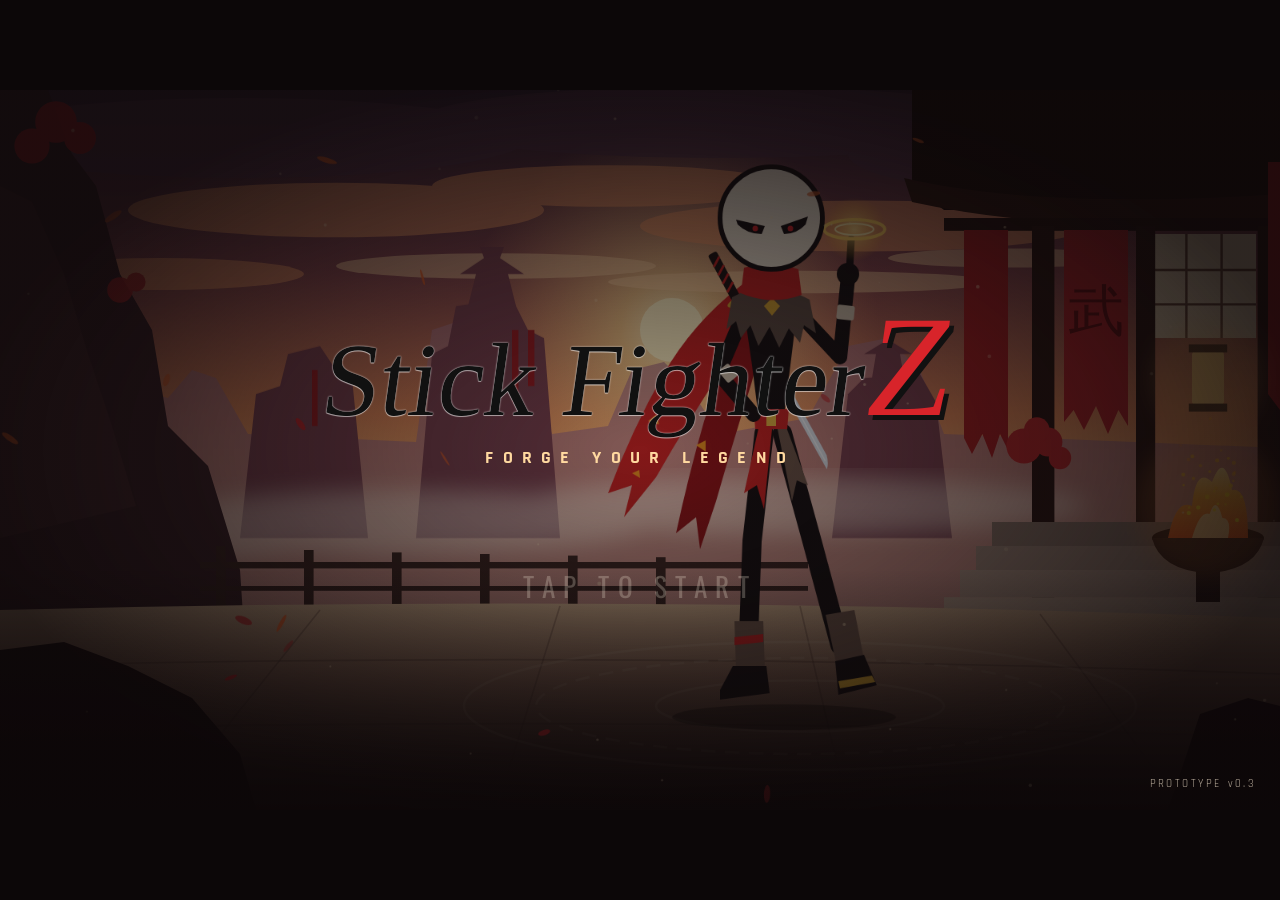
<file: index.html>
<!doctype html>
<html lang="en">
<head>
  <meta charset="utf-8" />
  <meta name="viewport" content="width=device-width, initial-scale=1, maximum-scale=1, user-scalable=no, viewport-fit=cover" />
  <meta name="theme-color" content="#1a1012" />
  <title>Stick Fighter Z</title>
  <link rel="preconnect" href="https://fonts.googleapis.com" />
  <link rel="preconnect" href="https://fonts.gstatic.com" crossorigin />
  <link href="https://fonts.googleapis.com/css2?family=Oswald:wght@500;700&family=Rajdhani:wght@500;600;700&family=Permanent+Marker&display=swap" rel="stylesheet" media="print" onload="this.media='all'" />
  <link rel="stylesheet" href="css/style.css" />
  <script>try { if (sessionStorage.getItem("sfz-session")) document.documentElement.classList.add("returning"); } catch {}</script>
</head>
<body>
  <div id="stage">

    <!-- ============ BACKGROUND SCENE ============ -->
    <svg class="scene" viewBox="0 0 1600 900" preserveAspectRatio="xMidYMid slice" aria-hidden="true">
      <defs>
        <linearGradient id="sky" x1="0" y1="0" x2="0" y2="1">
          <stop offset="0" stop-color="#3b2840" />
          <stop offset="0.25" stop-color="#8a4a52" />
          <stop offset="0.45" stop-color="#e48a5a" />
          <stop offset="0.6" stop-color="#ffc77e" />
          <stop offset="1" stop-color="#ffe2a8" />
        </linearGradient>
        <radialGradient id="sunGlow">
          <stop offset="0" stop-color="#fff3c8" stop-opacity="1" />
          <stop offset="0.25" stop-color="#ffd890" stop-opacity="0.8" />
          <stop offset="1" stop-color="#ffb070" stop-opacity="0" />
        </radialGradient>
        <linearGradient id="floor" x1="0" y1="0" x2="0" y2="1">
          <stop offset="0" stop-color="#e2c09a" />
          <stop offset="0.35" stop-color="#b08870" />
          <stop offset="1" stop-color="#3e2a26" />
        </linearGradient>
        <linearGradient id="vignetteBottom" x1="0" y1="0" x2="0" y2="1">
          <stop offset="0" stop-color="#0c0708" stop-opacity="0" />
          <stop offset="1" stop-color="#0c0708" stop-opacity="0.85" />
        </linearGradient>
        <linearGradient id="fireGrad" x1="0" y1="1" x2="0" y2="0">
          <stop offset="0" stop-color="#ff5a1a" />
          <stop offset="0.6" stop-color="#ffb030" />
          <stop offset="1" stop-color="#fff0a0" />
        </linearGradient>
        <filter id="blur14"><feGaussianBlur stdDeviation="14" /></filter>
      </defs>

      <rect width="1600" height="900" fill="url(#sky)" />

      <!-- Sun + clouds (farthest) -->
      <g data-depth="0.15">
        <circle cx="840" cy="300" r="260" fill="url(#sunGlow)" />
        <circle cx="840" cy="300" r="40" fill="#fff1c4" />
        <g class="clouds">
          <g fill="#5a3a52" opacity="0.75">
            <ellipse cx="300" cy="60" rx="360" ry="50" />
            <ellipse cx="900" cy="40" rx="380" ry="45" />
            <ellipse cx="1400" cy="80" rx="340" ry="55" />
          </g>
          <g fill="#f29a6a" opacity="0.7">
            <ellipse cx="420" cy="150" rx="260" ry="34" />
            <ellipse cx="760" cy="120" rx="220" ry="26" />
            <ellipse cx="1080" cy="170" rx="280" ry="32" />
            <ellipse cx="200" cy="230" rx="180" ry="20" />
          </g>
          <g fill="#ffd2a0" opacity="0.6">
            <ellipse cx="620" cy="220" rx="200" ry="16" />
            <ellipse cx="1000" cy="240" rx="240" ry="14" />
            <ellipse cx="1260" cy="210" rx="150" ry="12" />
          </g>
        </g>
      </g>

      <!-- Far mesas -->
      <g data-depth="0.3">
        <path fill="#b07884" opacity="0.75"
          d="M-60 470 L-60 340 L40 330 L60 350 L90 310 L120 320 L150 370 L210 385 L240 350 L270 360 L310 430
             L520 440 L540 300 L570 290 L590 310 L620 300 L650 330 L690 430 L760 420 L790 350 L830 340
             L860 370 L900 430 L1010 410 L1060 320 L1110 310 L1150 350 L1180 430 L1660 450 L1660 900 L-60 900 Z" />
      </g>

      <!-- Mid mesas + pagodas + mist -->
      <g data-depth="0.5">
        <g fill="#7a4250">
          <path d="M300 560 L320 380 L350 370 L360 330 L400 320 L420 350 L440 360 L460 560 Z" />
          <path d="M520 560 L540 330 L560 320 L570 270 L640 260 L660 300 L680 310 L700 560 Z" />
          <path d="M1040 560 L1060 380 L1080 360 L1150 355 L1170 390 L1190 560 Z" />
          <path d="M585 270 L595 230 L575 230 L605 210 L600 196 L630 196 L625 210 L655 230 L635 230 L645 270 Z" />
          <path d="M1090 360 L1095 330 L1080 330 L1110 312 L1140 330 L1125 330 L1130 360 Z" />
          <rect x="640" y="300" width="8" height="90" fill="#9b1c22" />
          <rect x="660" y="300" width="8" height="70" fill="#9b1c22" />
          <rect x="390" y="350" width="7" height="70" fill="#9b1c22" />
        </g>
        <g fill="#fff4e4" opacity="0.45" filter="url(#blur14)">
          <ellipse cx="500" cy="540" rx="320" ry="40" />
          <ellipse cx="1000" cy="520" rx="360" ry="36" />
          <ellipse cx="200" cy="560" rx="200" ry="30" />
        </g>
      </g>

      <!-- Left near cliffs -->
      <path fill="#3a2228" d="M0 0 L60 0 L90 80 L120 120 L150 230 L190 300 L210 420 L260 470 L300 600 L320 900 L0 900 Z" />
      <path fill="#4e2e32" d="M0 120 L40 140 L80 230 L110 330 L140 420 L170 520 L0 560 Z" opacity="0.7" />
      <g fill="#b0262a" opacity="0.9">
        <circle cx="70" cy="40" r="26" /><circle cx="100" cy="60" r="20" /><circle cx="40" cy="70" r="22" />
        <circle cx="150" cy="250" r="16" /><circle cx="170" cy="240" r="12" />
      </g>

      <!-- Railing -->
      <g fill="#3a2622">
        <rect x="250" y="590" width="760" height="8" />
        <rect x="250" y="620" width="760" height="6" />
        <rect x="270" y="570" width="12" height="80" />
        <rect x="380" y="575" width="12" height="75" />
        <rect x="490" y="578" width="12" height="72" />
        <rect x="600" y="580" width="12" height="70" />
        <rect x="710" y="582" width="12" height="68" />
        <rect x="820" y="584" width="12" height="66" />
        <rect x="930" y="586" width="12" height="64" />
      </g>

      <!-- Temple -->
      <g class="temple">
        <path fill="#1c0f0c" d="M1140 0 L1600 0 L1600 150 L1180 150 L1140 120 Z" />
        <path fill="#2e1812" d="M1130 110 Q1300 150 1600 130 L1600 165 Q1320 180 1140 140 Z" />
        <rect x="1180" y="160" width="420" height="16" fill="#241310" />
        <rect x="1440" y="180" width="130" height="130" fill="#e8d6b4" />
        <g stroke="#6a4a3a" stroke-width="3">
          <line x1="1483" y1="180" x2="1483" y2="310" /><line x1="1527" y1="180" x2="1527" y2="310" />
          <line x1="1440" y1="225" x2="1570" y2="225" /><line x1="1440" y1="268" x2="1570" y2="268" />
        </g>
        <g fill="#2a1612">
          <rect x="1290" y="170" width="28" height="470" />
          <rect x="1420" y="170" width="24" height="420" />
          <rect x="1572" y="170" width="28" height="470" />
        </g>
        <g class="banner">
          <path fill="#a81e22" d="M1205 175 L1260 175 L1260 450 L1250 430 L1240 460 L1228 430 L1215 455 L1205 435 Z" />
        </g>
        <g class="banner banner-2">
          <path fill="#b8242a" d="M1330 175 L1410 175 L1410 420 L1398 400 L1385 430 L1370 395 L1355 425 L1342 400 L1330 415 Z" />
          <text x="1370" y="300" font-family="serif" font-size="70" text-anchor="middle" fill="#5a0c10" opacity="0.85">武</text>
        </g>
        <path fill="#a81e22" d="M1585 90 L1600 90 L1600 400 L1585 380 Z" />
        <g class="lantern">
          <rect x="1490" y="325" width="40" height="70" rx="6" fill="#ffcf7a" />
          <rect x="1486" y="318" width="48" height="10" fill="#2a1612" />
          <rect x="1486" y="392" width="48" height="10" fill="#2a1612" />
          <circle cx="1510" cy="360" r="70" fill="#ffc060" opacity="0.25" filter="url(#blur14)" />
        </g>
        <path d="M1300 520 Q1310 480 1290 450" stroke="#2a1612" stroke-width="6" fill="none" />
        <g fill="#c0282c">
          <circle cx="1280" cy="445" r="22" /><circle cx="1310" cy="440" r="18" />
          <circle cx="1296" cy="425" r="16" /><circle cx="1325" cy="460" r="14" />
        </g>
        <rect x="1240" y="540" width="360" height="30" fill="#8a766a" />
        <rect x="1220" y="570" width="380" height="30" fill="#a08a7c" />
        <rect x="1200" y="600" width="400" height="34" fill="#b49c8c" />
        <rect x="1180" y="634" width="420" height="30" fill="#c4ac98" />
        <g class="brazier">
          <ellipse cx="1510" cy="560" rx="70" ry="16" fill="#1a0e0c" />
          <path d="M1440 560 Q1450 600 1510 604 Q1570 600 1580 560 Z" fill="#2a1a16" />
          <rect x="1495" y="600" width="30" height="40" fill="#2a1a16" />
          <g class="flame">
            <path fill="url(#fireGrad)" d="M1460 560 Q1470 510 1490 520 Q1495 470 1515 490 Q1530 450 1540 500 Q1560 495 1560 560 Z" />
            <path fill="#fff4b0" opacity="0.8" d="M1490 560 Q1500 525 1512 530 Q1520 505 1528 535 Q1540 535 1535 560 Z" />
          </g>
          <circle class="fire-glow" cx="1510" cy="520" r="90" fill="#ff9a40" opacity="0.25" filter="url(#blur14)" />
        </g>
      </g>

      <!-- Floor -->
      <path fill="url(#floor)" d="M0 650 Q800 630 1600 660 L1600 900 L0 900 Z" />
      <g stroke="#5a4038" stroke-opacity="0.35" stroke-width="2" fill="none">
        <path d="M0 720 Q800 700 1600 730" />
        <path d="M0 800 Q800 780 1600 810" />
        <line x1="400" y1="650" x2="200" y2="900" />
        <line x1="700" y1="645" x2="620" y2="900" />
        <line x1="1000" y1="645" x2="1060" y2="900" />
        <line x1="1300" y1="655" x2="1480" y2="900" />
      </g>
      <g class="sigil" stroke="#f6e2c0" fill="none" stroke-width="3">
        <ellipse cx="1000" cy="770" rx="420" ry="80" />
        <ellipse cx="1000" cy="770" rx="330" ry="60" stroke-dasharray="18 12" />
        <ellipse cx="1000" cy="770" rx="180" ry="32" />
      </g>

      <path fill="#1e1214" d="M0 700 L80 690 L160 720 L240 760 L300 830 L320 900 L0 900 Z" />
      <path fill="#1e1214" d="M1500 780 L1560 760 L1600 770 L1600 900 L1460 900 Z" />
      <rect y="600" width="1600" height="300" fill="url(#vignetteBottom)" />
    </svg>

    <!-- ============ HERO FIGHTER ============ -->
    <div class="hero-wrap" id="heroWrap" data-depth="-0.4"></div>

    <!-- Particles: leaves, embers, dust, sparks -->
    <canvas id="fx" width="1600" height="900" aria-hidden="true"></canvas>

    <!-- ============ MENU UI ============ -->
    <div class="profile brush-dark ui" data-enter="top" style="--d:.05s">
      <div class="avatar" id="profileAvatar"></div>
      <div class="profile-info">
        <div class="level">LV. <b>8</b></div>
        <div class="xp"><span id="xpBar"></span></div>
        <div class="label">FIGHTER MASTERY · <span id="xpText">0</span> / 1000 XP</div>
      </div>
    </div>

    <h1 class="logo ui" data-enter="top"><span>Stick Fighter</span><em>Z</em></h1>

    <div class="topbar ui" data-enter="top" style="--d:.1s">
      <div class="currency">
        <svg class="coin" viewBox="0 0 40 40"><circle cx="20" cy="20" r="18" fill="#c8901e" /><circle cx="20" cy="20" r="14" fill="#f2c040" /><circle cx="20" cy="20" r="9" fill="none" stroke="#a87010" stroke-width="3" /><path d="M14 12 Q20 8 26 12" stroke="#fff3c0" stroke-width="2" fill="none" /></svg>
        <span class="amount" id="coins">0</span>
      </div>
      <div class="divider"></div>
      <div class="currency">
        <svg class="gem" viewBox="0 0 40 40"><path d="M20 2 L34 16 L20 38 L6 16 Z" fill="#2a7fe0" /><path d="M20 2 L28 16 L20 38 Z" fill="#7cc8ff" /><path d="M6 16 L34 16 L20 2 Z" fill="#a8e0ff" opacity="0.6" /></svg>
        <span class="amount" id="gems">0</span>
      </div>
      <button class="settings" id="settingsBtn" aria-label="Settings">
        <svg viewBox="0 0 24 24"><path fill="currentColor" d="M19.4 13a7.5 7.5 0 0 0 0-2l2.1-1.6-2-3.5-2.5 1a7.4 7.4 0 0 0-1.7-1L15 3h-4l-.3 2.9a7.4 7.4 0 0 0-1.7 1l-2.5-1-2 3.5L6.6 11a7.5 7.5 0 0 0 0 2l-2.1 1.6 2 3.5 2.5-1c.5.4 1.1.7 1.7 1L11 21h4l.3-2.9c.6-.3 1.2-.6 1.7-1l2.5 1 2-3.5zM13 15.5A3.5 3.5 0 1 1 13 8.5a3.5 3.5 0 0 1 0 7z" transform="translate(-1 0)" /></svg>
      </button>
    </div>

    <!-- Mode card -->
    <section class="card ui" data-enter="left" style="--d:.15s">
      <div class="card-inner" id="cardInner">
        <div class="eyebrow" id="cardEyebrow"></div>
        <h2 id="cardTitle"></h2>
        <div class="subtitle" id="cardSubtitle"></div>
        <div class="card-art" id="cardArt">
          <svg viewBox="0 0 480 170" preserveAspectRatio="xMidYMid slice">
            <defs>
              <linearGradient id="miniSky" x1="0" y1="0" x2="0" y2="1">
                <stop offset="0" stop-color="#6a3a4a" /><stop offset="0.5" stop-color="#e88a5a" /><stop offset="1" stop-color="#ffd9a0" />
              </linearGradient>
            </defs>
            <rect width="480" height="170" fill="url(#miniSky)" />
            <circle cx="330" cy="70" r="16" fill="#fff0c0" />
            <path fill="#9a6070" d="M0 120 L0 70 L30 60 L60 90 L120 95 L140 60 L170 55 L190 80 L260 100 L300 60 L340 70 L380 100 L480 90 L480 170 L0 170 Z" />
            <path fill="#5a2a34" d="M0 170 L0 50 L40 40 L60 20 L90 30 L110 70 L160 80 L180 120 L240 140 L480 150 L480 170 Z" />
            <path fill="#6a3238" d="M180 140 L190 50 L210 40 L215 20 L240 15 L250 40 L270 50 L275 140 Z" />
            <rect x="210" y="45" width="5" height="40" fill="#b0262a" /><rect x="225" y="45" width="5" height="34" fill="#b0262a" />
            <rect x="140" y="80" width="5" height="45" fill="#b0262a" /><rect x="155" y="78" width="5" height="40" fill="#b0262a" />
            <rect x="370" y="60" width="40" height="80" fill="#4a2228" /><path d="M362 62 L390 40 L418 62 Z" fill="#3a1a20" />
            <ellipse cx="300" cy="150" rx="200" ry="18" fill="#fff4e4" opacity="0.5" />
            <g fill="#2a1418"><rect x="60" y="130" width="250" height="5" /><rect x="70" y="120" width="5" height="25" /><rect x="130" y="122" width="5" height="25" /><rect x="190" y="124" width="5" height="25" /><rect x="250" y="126" width="5" height="25" /></g>
          </svg>
          <div class="art-shine"></div>
        </div>
        <div class="stars-row">
          <div class="stars" id="stars"></div>
          <div class="stars-label" id="starsLabel"></div>
          <div class="reward">
            <svg viewBox="0 0 40 40"><circle cx="20" cy="20" r="18" fill="#c8901e" /><circle cx="20" cy="20" r="13" fill="#f2c040" /></svg>
            <span id="reward"></span>
          </div>
        </div>
        <div class="challenge">
          <div class="challenge-icon">
            <svg viewBox="0 0 40 40"><circle cx="20" cy="20" r="18" fill="none" stroke="#e8dccb" stroke-width="2" /><circle cx="24" cy="10" r="3" fill="#e8dccb" /><path d="M23 14 L18 22 L24 26 L20 33 M18 22 L11 24 M21 17 L28 20 M8 30 L32 10" stroke="#e8dccb" stroke-width="2" fill="none" stroke-linecap="round" /></svg>
          </div>
          <div class="challenge-body">
            <div class="challenge-text" id="challengeText"></div>
            <div class="progress"><span id="challengeBar"></span></div>
          </div>
          <div class="challenge-count" id="challengeCount"></div>
        </div>
      </div>
    </section>

    <!-- Mode tabs -->
    <nav class="modes ui" data-enter="left" style="--d:.22s" role="tablist">
      <div class="mode-indicator" id="modeIndicator"></div>
      <button class="mode active" data-mode="story" role="tab">
        <svg viewBox="0 0 48 32"><path d="M2 30 L18 8 L26 18 L32 12 L46 30 Z" fill="currentColor" /></svg>
        <span>STORY</span>
      </button>
      <button class="mode" data-mode="versus" role="tab">
        <svg viewBox="0 0 40 40"><path d="M6 6 L26 26 M34 6 L14 26" stroke="currentColor" stroke-width="3" stroke-linecap="round" /><path d="M22 30 L30 22 M18 30 L10 22 M28 32 L34 38 M12 32 L6 38" stroke="currentColor" stroke-width="3" stroke-linecap="round" /></svg>
        <span>VERSUS</span>
      </button>
      <button class="mode" data-mode="training" role="tab">
        <svg viewBox="0 0 40 40"><circle cx="20" cy="20" r="12" fill="none" stroke="currentColor" stroke-width="3" /><circle cx="20" cy="20" r="4" fill="currentColor" /><path d="M20 2 L20 10 M20 30 L20 38" stroke="currentColor" stroke-width="3" /></svg>
        <span>TRAINING</span>
      </button>
    </nav>

    <!-- Fighter stats -->
    <section class="fighter-panel ui" data-enter="left" style="--d:.3s">
      <div class="fp-head">
        <div>
          <div class="fp-name" id="fpName"></div>
          <div class="fp-title" id="fpTitle"></div>
        </div>
        <div class="fp-style" id="fpStyle"></div>
      </div>
      <div class="stats" id="fpStats"></div>
      <div class="fp-special">
        <div>SPECIAL <b id="fpSpecial"></b></div>
        <div>WEAPON <b id="fpWeapon"></b></div>
      </div>
    </section>

    <!-- Fighters / Locker -->
    <div class="menu-buttons ui" data-enter="bottom" style="--d:.35s">
      <button class="menu-btn" id="openFighters">
        <div class="mb-icon mb-face" id="mbFace"></div>
        <div class="mb-label">FIGHTERS</div>
        <div class="mb-sub" id="mbFighter"></div>
      </button>
      <button class="menu-btn" id="openLocker">
        <div class="mb-icon" id="mbWeapon"></div>
        <div class="mb-label">LOCKER</div>
        <div class="mb-sub" id="mbItem"></div>
      </button>
    </div>

    <!-- Continue -->
    <div class="continue-wrap ui" data-enter="right" style="--d:.4s">
      <div class="continue-label" id="continueLabel"></div>
      <button class="continue" id="continueBtn">
        <span>CONTINUE</span>
        <svg viewBox="0 0 24 40"><path d="M4 4 L20 20 L4 36" stroke="#fff" stroke-width="5" fill="none" stroke-linecap="square" /></svg>
      </button>
    </div>

    <!-- ============ SPLASH ============ -->
    <div class="overlay splash open" id="splash">
      <div class="splash-logo"><span>Stick Fighter</span><em>Z</em></div>
      <div class="splash-tag">FORGE YOUR LEGEND</div>
      <div class="tap">TAP TO START</div>
      <div class="version">PROTOTYPE v0.3</div>
    </div>

    <!-- ============ SETTINGS ============ -->
    <div class="overlay modal" id="settings">
      <div class="panel">
        <header>
          <h3>SETTINGS</h3>
          <button class="close" data-close aria-label="Close">
            <svg viewBox="0 0 24 24"><path d="M5 5 L19 19 M19 5 L5 19" stroke="currentColor" stroke-width="3" stroke-linecap="round" /></svg>
          </button>
        </header>
        <div class="row"><span>Music</span><button class="switch" data-setting="music" role="switch"></button></div>
        <div class="row"><span>Sound Effects</span><button class="switch" data-setting="sfx" role="switch"></button></div>
        <div class="row"><span>Vibration</span><button class="switch" data-setting="vibration" role="switch"></button></div>
        <div class="row"><span>Effects Quality</span>
          <div class="seg" data-setting="quality">
            <button data-value="low">LOW</button><button data-value="high">HIGH</button>
          </div>
        </div>
        <footer>Stick Fighter Z · Prototype v0.3</footer>
      </div>
    </div>

    <!-- ============ VS SCREEN ============ -->
    <div class="overlay vs" id="vs">
      <div class="vs-side vs-left">
        <div class="vs-face" id="vsPlayer"></div>
        <div class="vs-name" id="vsPlayerName"></div>
        <div class="vs-sub" id="vsPlayerSub"></div>
      </div>
      <div class="vs-side vs-right">
        <div class="vs-face" id="vsEnemy"></div>
        <div class="vs-name" id="vsEnemyName"></div>
        <div class="vs-sub" id="vsEnemySub"></div>
      </div>
      <div class="vs-mark">VS</div>
      <div class="vs-bottom">
        <div class="vs-stage" id="vsStage"></div>
        <div class="vs-bar"><span id="vsBar"></span></div>
        <div class="vs-tip" id="vsTip"></div>
        <button class="vs-back" id="vsBack">BACK TO MENU</button>
      </div>
    </div>
  </div>

  <div class="rotate-hint">
    <svg viewBox="0 0 64 64"><rect x="18" y="6" width="28" height="52" rx="5" fill="none" stroke="currentColor" stroke-width="4" /><path d="M8 40 A26 26 0 0 0 40 60" fill="none" stroke="currentColor" stroke-width="3" /></svg>
    <p>Rotate your device to landscape</p>
  </div>

  <script src="js/data.js"></script>
  <script src="js/hero.js"></script>
  <script src="js/sound.js"></script>
  <script src="js/common.js"></script>
  <script src="js/fx.js"></script>
  <script src="js/main.js"></script>
</body>
</html>
</file>
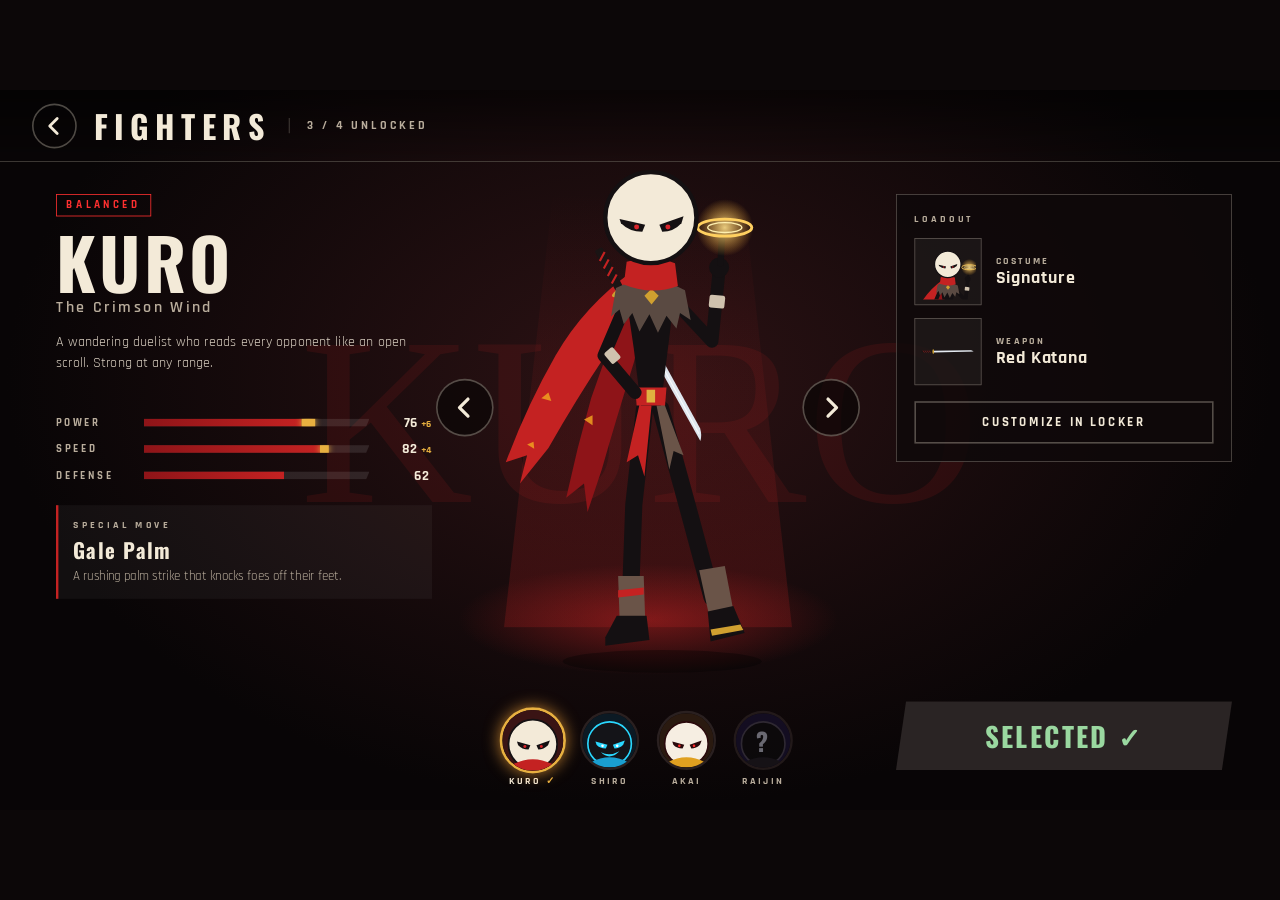
<file: fighters.html>
<!doctype html>
<html lang="en">
<head>
  <meta charset="utf-8" />
  <meta name="viewport" content="width=device-width, initial-scale=1, maximum-scale=1, user-scalable=no, viewport-fit=cover" />
  <meta name="theme-color" content="#1a1012" />
  <title>Fighters · Stick Fighter Z</title>
  <link rel="preconnect" href="https://fonts.googleapis.com" />
  <link rel="preconnect" href="https://fonts.gstatic.com" crossorigin />
  <link href="https://fonts.googleapis.com/css2?family=Oswald:wght@500;700&family=Rajdhani:wght@500;600;700&family=Permanent+Marker&display=swap" rel="stylesheet" media="print" onload="this.media='all'" />
  <link rel="stylesheet" href="css/style.css" />
</head>
<body>
  <div id="stage">
    <!-- ============ FIGHTERS SCREEN ============ -->
    <div class="overlay screen open" id="fightersScreen">
      <header class="screen-head">
        <button class="back" data-back aria-label="Back">
          <svg viewBox="0 0 24 24"><path d="M15 4 L7 12 L15 20" stroke="currentColor" stroke-width="3" fill="none" stroke-linecap="round" stroke-linejoin="round" /></svg>
        </button>
        <h2>FIGHTERS</h2>
        <div class="screen-sub" id="fsCount"></div>
      </header>
      <div class="bg-name" id="fsBgName"></div>

      <section class="fs-info">
        <div class="fs-style" id="fsStyle"></div>
        <div class="fs-name" id="fsName"></div>
        <div class="fs-title" id="fsTitle"></div>
        <p class="fs-desc" id="fsDesc"></p>
        <div class="stats" id="fsStats"></div>
        <div class="fs-special">
          <div class="fs-label">SPECIAL MOVE</div>
          <b id="fsSpecial"></b>
          <p id="fsSpecialDesc"></p>
        </div>
      </section>

      <div class="showcase" id="fsShowcase">
        <div class="spot"></div>
        <div class="showcase-hero" id="fsHero"></div>
        <div class="lock-badge" id="fsLock">
          <svg viewBox="0 0 24 24"><rect x="5" y="11" width="14" height="10" rx="2" fill="currentColor" /><path d="M8 11 V8 a4 4 0 0 1 8 0 V11" stroke="currentColor" stroke-width="2.5" fill="none" /></svg>
          <span id="fsLockText"></span>
        </div>
        <button class="arrow prev" id="fsPrev" aria-label="Previous fighter">
          <svg viewBox="0 0 24 24"><path d="M15 4 L7 12 L15 20" stroke="currentColor" stroke-width="3" fill="none" stroke-linecap="round" stroke-linejoin="round" /></svg>
        </button>
        <button class="arrow next" id="fsNext" aria-label="Next fighter">
          <svg viewBox="0 0 24 24"><path d="M9 4 L17 12 L9 20" stroke="currentColor" stroke-width="3" fill="none" stroke-linecap="round" stroke-linejoin="round" /></svg>
        </button>
      </div>

      <section class="fs-side">
        <div class="loadout-card">
          <div class="fs-label">LOADOUT</div>
          <div class="loadout-row"><div class="lo-icon" id="fsCostumeIcon"></div><div><small>COSTUME</small><b id="fsCostume"></b></div></div>
          <div class="loadout-row"><div class="lo-icon" id="fsWeaponIcon"></div><div><small>WEAPON</small><b id="fsWeapon"></b></div></div>
          <button class="ghost-btn" id="fsCustomize">CUSTOMIZE IN LOCKER</button>
        </div>
        <button class="primary-btn" id="fsSelect">SELECT</button>
      </section>

      <div class="carousel" id="fsCarousel"></div>
    </div>
  </div>

  <div class="rotate-hint">
    <svg viewBox="0 0 64 64"><rect x="18" y="6" width="28" height="52" rx="5" fill="none" stroke="currentColor" stroke-width="4" /><path d="M8 40 A26 26 0 0 0 40 60" fill="none" stroke="currentColor" stroke-width="3" /></svg>
    <p>Rotate your device to landscape</p>
  </div>

  <script src="js/data.js"></script>
  <script src="js/hero.js"></script>
  <script src="js/sound.js"></script>
  <script src="js/common.js"></script>
  <script src="js/fighters.js"></script>
</body>
</html>
</file>
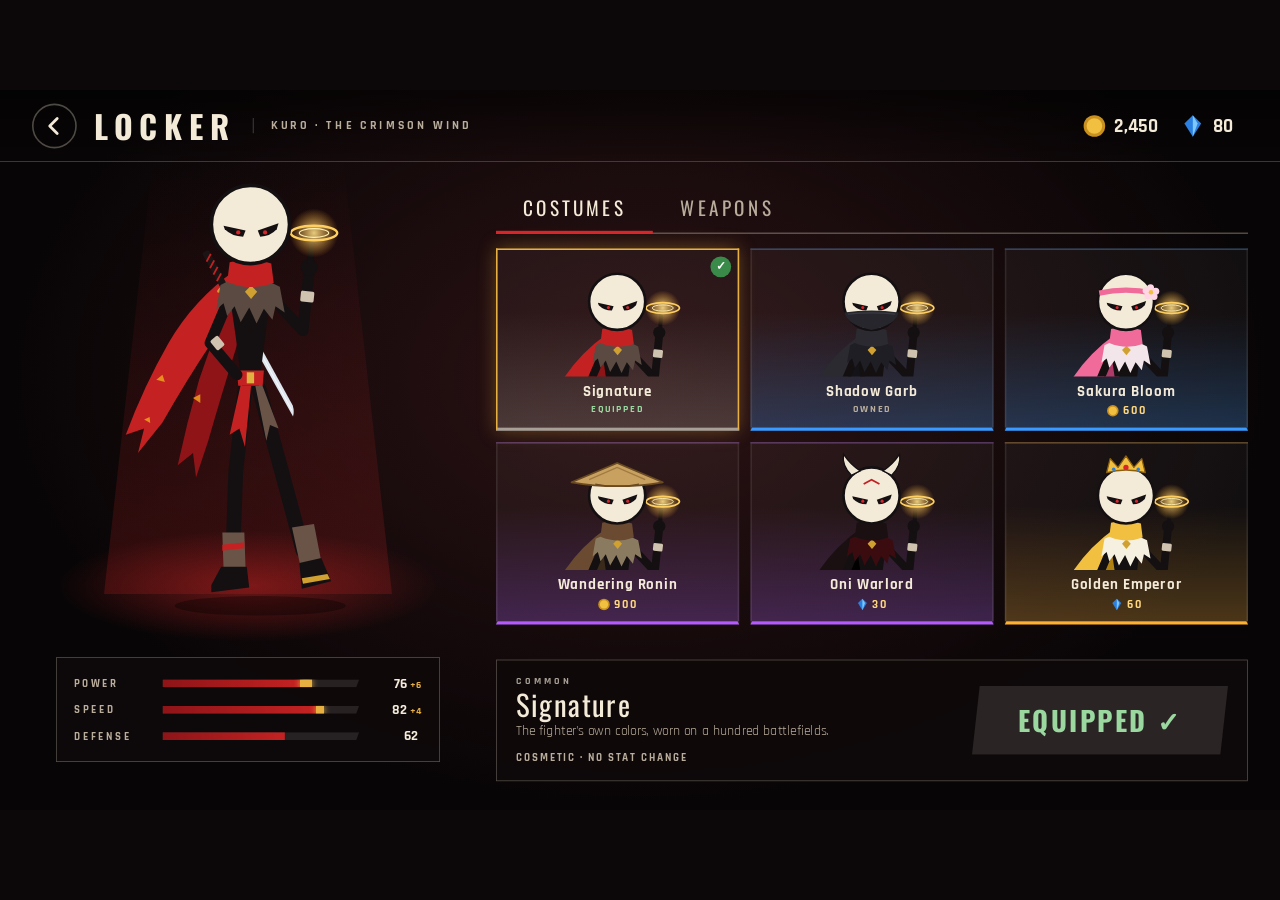
<file: locker.html>
<!doctype html>
<html lang="en">
<head>
  <meta charset="utf-8" />
  <meta name="viewport" content="width=device-width, initial-scale=1, maximum-scale=1, user-scalable=no, viewport-fit=cover" />
  <meta name="theme-color" content="#1a1012" />
  <title>Locker · Stick Fighter Z</title>
  <link rel="preconnect" href="https://fonts.googleapis.com" />
  <link rel="preconnect" href="https://fonts.gstatic.com" crossorigin />
  <link href="https://fonts.googleapis.com/css2?family=Oswald:wght@500;700&family=Rajdhani:wght@500;600;700&family=Permanent+Marker&display=swap" rel="stylesheet" media="print" onload="this.media='all'" />
  <link rel="stylesheet" href="css/style.css" />
</head>
<body>
  <div id="stage">
    <!-- ============ LOCKER SCREEN ============ -->
    <div class="overlay screen open" id="lockerScreen">
      <header class="screen-head">
        <button class="back" data-back aria-label="Back">
          <svg viewBox="0 0 24 24"><path d="M15 4 L7 12 L15 20" stroke="currentColor" stroke-width="3" fill="none" stroke-linecap="round" stroke-linejoin="round" /></svg>
        </button>
        <h2>LOCKER</h2>
        <div class="screen-sub" id="lkFighter"></div>
        <div class="wallet">
          <svg viewBox="0 0 40 40"><circle cx="20" cy="20" r="18" fill="#c8901e" /><circle cx="20" cy="20" r="13" fill="#f2c040" /></svg>
          <span class="js-coins"></span>
          <svg viewBox="0 0 40 40"><path d="M20 2 L34 16 L20 38 L6 16 Z" fill="#2a7fe0" /><path d="M20 2 L28 16 L20 38 Z" fill="#7cc8ff" /></svg>
          <span class="js-gems"></span>
        </div>
      </header>

      <div class="lk-stage">
        <div class="spot"></div>
        <div class="showcase-hero" id="lkHero"></div>
        <div class="stats" id="lkStats"></div>
      </div>

      <section class="lk-panel">
        <nav class="lk-tabs">
          <button class="active" data-tab="costumes">COSTUMES</button>
          <button data-tab="weapons">WEAPONS</button>
        </nav>
        <div class="lk-grid" id="lkGrid"></div>
        <div class="lk-detail">
          <div class="lk-text">
            <div class="lk-rarity" id="lkRarity"></div>
            <div class="lk-name" id="lkName"></div>
            <p class="lk-desc" id="lkDesc"></p>
            <div class="lk-bonus" id="lkBonus"></div>
          </div>
          <button class="primary-btn" id="lkAction"></button>
        </div>
      </section>
    </div>
  </div>

  <div class="rotate-hint">
    <svg viewBox="0 0 64 64"><rect x="18" y="6" width="28" height="52" rx="5" fill="none" stroke="currentColor" stroke-width="4" /><path d="M8 40 A26 26 0 0 0 40 60" fill="none" stroke="currentColor" stroke-width="3" /></svg>
    <p>Rotate your device to landscape</p>
  </div>

  <script src="js/data.js"></script>
  <script src="js/hero.js"></script>
  <script src="js/sound.js"></script>
  <script src="js/common.js"></script>
  <script src="js/locker.js"></script>
</body>
</html>
</file>
<file: css/style.css>
/* ==========================================================
   Stick Fighter Z — Main Menu
   The whole UI is laid out on a fixed 1600x900 stage that is
   scaled to fit the device (see js/main.js).
   ========================================================== */

:root {
  --red: #d8242a;
  --red-dark: #8e1418;
  --gold: #e8b040;
  --ink: #0f0a0b;
  --panel: rgba(14, 9, 10, 0.86);
  --line: rgba(243, 234, 216, 0.3);
  --text: #f3ead8;
  --muted: #b9ad9c;
  --font-title: "Oswald", "Arial Narrow", sans-serif;
  --font-ui: "Rajdhani", "Segoe UI", sans-serif;
  --font-brush: "Permanent Marker", "Comic Sans MS", cursive;
  --ease-out: cubic-bezier(0.2, 0.8, 0.2, 1);
}

* { box-sizing: border-box; margin: 0; padding: 0; }

html, body {
  width: 100%;
  height: 100%;
  overflow: hidden;
  background: #0c0708;
  color: var(--text);
  font-family: var(--font-ui);
  -webkit-tap-highlight-color: transparent;
  user-select: none;
  -webkit-user-select: none;
}

button {
  font: inherit;
  color: inherit;
  background: none;
  border: 0;
  cursor: pointer;
}

/* ---------- Stage ---------- */
#stage {
  position: absolute;
  left: 50%;
  top: 50%;
  width: 1600px;
  height: 900px;
  transform: translate(-50%, -50%) scale(var(--scale, 1));
  transform-origin: center center;
  overflow: hidden;
}

.scene, #fx {
  position: absolute;
  inset: 0;
  width: 100%;
  height: 100%;
}
#fx { pointer-events: none; }

[data-depth] { will-change: transform; }

/* ---------- Scene ambience ---------- */
.clouds { animation: drift 60s ease-in-out infinite alternate; }
@keyframes drift { to { transform: translateX(-40px); } }

.flame {
  transform-origin: 1510px 560px;
  animation: flicker 0.35s ease-in-out infinite alternate;
}
@keyframes flicker {
  from { transform: scale(1, 1); opacity: 1; }
  to   { transform: scale(0.94, 1.08); opacity: 0.9; }
}
.fire-glow { animation: glow 0.9s ease-in-out infinite alternate; }
.lantern { animation: glow 3s ease-in-out infinite alternate; }
@keyframes glow { to { opacity: 0.75; } }

.banner {
  transform-box: fill-box;
  transform-origin: top center;
  animation: sway 4s ease-in-out infinite alternate;
}
.banner-2 { animation-duration: 5s; animation-delay: -2s; }
@keyframes sway {
  from { transform: skewX(-2deg); }
  to   { transform: skewX(2.5deg); }
}

.sigil { stroke-opacity: 0.2; animation: sigil 4s ease-in-out infinite; }
.sigil ellipse:nth-child(2) { animation: dash 30s linear infinite; }
@keyframes sigil { 50% { stroke-opacity: 0.4; } }
@keyframes dash { to { stroke-dashoffset: -600; } }

/* ---------- Brush-stroke panels ---------- */
.brush-dark {
  background: var(--panel);
  clip-path: polygon(0 6%, 3% 0, 40% 4%, 70% 0, 94% 3%, 100% 0, 97% 30%, 100% 55%, 96% 80%, 99% 100%, 60% 95%, 30% 100%, 4% 96%, 0 100%, 2% 60%);
}

/* ---------- Page transitions ---------- */
#stage { animation: pageIn 0.3s ease-out; }
@keyframes pageIn { from { opacity: 0; } }
body.leaving #stage { opacity: 0; transition: opacity 0.2s; }
.returning .splash { display: none; }
.no-intro .ui {
  animation-duration: 0.45s !important;
  animation-delay: calc(var(--d, 0s) / 2) !important;
}

/* ---------- Entrance animations ---------- */
.ui { opacity: 0; }
.menu-in .ui {
  animation: enter-left 0.7s var(--ease-out) both;
  animation-delay: var(--d, 0s);
}
.menu-in .ui[data-enter="right"]  { animation-name: enter-right; }
.menu-in .ui[data-enter="top"]    { animation-name: enter-top; }
.menu-in .ui[data-enter="bottom"] { animation-name: enter-bottom; }
@keyframes enter-left   { from { opacity: 0; transform: translateX(-80px); } to { opacity: 1; transform: none; } }
@keyframes enter-right  { from { opacity: 0; transform: translateX(80px); }  to { opacity: 1; transform: none; } }
@keyframes enter-top    { from { opacity: 0; transform: translateY(-50px); } to { opacity: 1; transform: none; } }
@keyframes enter-bottom { from { opacity: 0; transform: translateY(50px); }  to { opacity: 1; transform: none; } }

/* ---------- Hero fighter ---------- */
.hero-wrap {
  position: absolute;
  left: 700px;
  top: 84px;
  width: 520px;
  height: 720px;
}
.hero {
  width: 100%;
  height: 100%;
  cursor: pointer;
  --head: #f3ead8;
  --head-stroke: #141012;
  --eye: #141012;
  --iris: #d8242a;
  --scarf: #c42222;
  --scarf-dark: #8e1418;
  --trim: #f0a020;
  --mouth: transparent;
  transform-origin: 50% 100%;
  animation: breathe 3.2s ease-in-out infinite;
}
.hero.swap  { animation: swapIn 0.5s var(--ease-out); }
.hero.taunt { animation: taunt 0.6s var(--ease-out); }
@keyframes breathe {
  0%, 100% { transform: scaleY(1); }
  50%      { transform: scaleY(1.01); }
}
@keyframes swapIn {
  from { transform: translateX(60px) skewX(-8deg); opacity: 0; filter: brightness(4); }
  to   { transform: none; opacity: 1; filter: brightness(1); }
}
@keyframes taunt {
  0%   { transform: none; }
  30%  { transform: translateY(-26px) scale(1.02); }
  60%  { transform: translateY(0) scale(1.02, 0.97); }
  100% { transform: none; }
}
.hero .head-fill  { fill: var(--head); stroke: var(--head-stroke); transition: fill 0.3s; }
.hero .eye        { fill: var(--eye); }
.hero .iris       { fill: var(--iris); }
.hero .mouth      { fill: var(--mouth); }
.hero .scarf      { fill: var(--scarf); transition: fill 0.3s; }
.hero .scarf-dark { fill: var(--scarf-dark); }
.hero .scarf-trim { fill: var(--trim); opacity: 0.85; }
.hero .cape       { fill: var(--cape, #5a4a42); transition: fill 0.3s; }
.hero .wrap       { fill: var(--wrap, #6a5448); transition: fill 0.3s; }
.hero .boot       { fill: #141012; }
.hero .limb       { stroke: #141012; }
.hero .body       { fill: #141012; }
.hero { overflow: visible; }
.hero.silhouette {
  filter: brightness(0) drop-shadow(0 0 2px rgba(170, 150, 255, 0.9)) drop-shadow(0 0 26px rgba(120, 90, 255, 0.6));
}
.hero.still, .hero.still * { animation: none !important; cursor: inherit; }
.hero.still { overflow: hidden; }
.hero.slide-next { animation: slideNext 0.45s var(--ease-out); }
.hero.slide-prev { animation: slidePrev 0.45s var(--ease-out); }
@keyframes slideNext { from { transform: translateX(120px); opacity: 0; } to { transform: none; opacity: 1; } }
@keyframes slidePrev { from { transform: translateX(-120px); opacity: 0; } to { transform: none; opacity: 1; } }
.hero .eyes {
  transform-box: fill-box;
  transform-origin: center;
  animation: blink 5s infinite;
}
@keyframes blink {
  0%, 94%, 100% { transform: scaleY(1); }
  96%           { transform: scaleY(0.1); }
}
.hero .scarf-tails { transform-origin: 200px 160px; animation: flutter 2.4s ease-in-out infinite; }
@keyframes flutter {
  0%, 100% { transform: rotate(0deg) skewX(0deg); }
  50%      { transform: rotate(3deg) skewX(-3deg); }
}
.hero .ring { transform-origin: 318px 90px; animation: spin 4s ease-in-out infinite; }
.hero.taunt .ring { animation: ringFlash 0.6s ease-out; }
@keyframes spin {
  0%, 100% { transform: rotate(0deg) scale(1); }
  50%      { transform: rotate(10deg) scale(1.08); }
}
@keyframes ringFlash {
  40% { transform: scale(1.8); filter: brightness(1.8); }
}

/* ---------- Profile ---------- */
.profile {
  position: absolute;
  left: 50px;
  top: 18px;
  width: 460px;
  height: 100px;
  display: flex;
  align-items: center;
  gap: 18px;
  padding-left: 12px;
}
.avatar {
  width: 96px;
  height: 96px;
  border-radius: 50%;
  border: 4px solid var(--gold);
  background: #2a1a1a;
  box-shadow: 0 0 0 3px #1a1012, 0 0 16px rgba(232, 176, 64, 0.4);
  overflow: hidden;
  flex: none;
}
.avatar svg { width: 100%; height: 100%; display: block; }
.profile-info { flex: 1; padding-right: 50px; }
.level { font-family: var(--font-title); font-size: 26px; letter-spacing: 1px; }
.level b { font-size: 34px; }
.xp {
  height: 6px;
  background: rgba(255, 255, 255, 0.18);
  margin: 4px 0 8px;
  border-radius: 3px;
  overflow: hidden;
}
.xp span {
  display: block;
  width: 0;
  height: 100%;
  background: linear-gradient(90deg, var(--red-dark), var(--red));
  transition: width 1.4s var(--ease-out);
}
.label { font-size: 13px; letter-spacing: 3px; color: var(--muted); font-weight: 600; }

/* ---------- Logo ---------- */
.logo, .splash-logo {
  font-family: var(--font-brush);
  font-weight: 400;
  line-height: 1;
  color: #111;
  white-space: nowrap;
  text-shadow: 0 0 2px #fff, 0 2px 0 rgba(255, 255, 255, 0.4);
}
.logo {
  position: absolute;
  left: 580px;
  top: 14px;
  width: 460px;
  text-align: center;
  font-size: 62px;
}
.logo span, .splash-logo span { display: inline-block; transform: skewX(-8deg); }
.logo em, .splash-logo em {
  display: inline-block;
  font-style: normal;
  color: var(--red);
  margin-left: 4px;
  text-shadow: 3px 3px 0 #111;
  transform: skewX(-8deg);
}
.logo em { font-size: 84px; }

/* ---------- Top bar ---------- */
.topbar {
  position: absolute;
  right: 24px;
  top: 26px;
  height: 64px;
  display: flex;
  align-items: center;
  gap: 22px;
  padding: 0 14px 0 20px;
  background: var(--panel);
  border-radius: 6px;
}
.currency { display: flex; align-items: center; gap: 12px; }
.coin, .gem { width: 40px; height: 40px; }
.amount {
  font-weight: 700;
  font-size: 28px;
  min-width: 70px;
  font-variant-numeric: tabular-nums;
}
.divider { width: 2px; height: 36px; background: rgba(255, 255, 255, 0.2); }
.settings { width: 46px; height: 46px; transition: transform 0.4s var(--ease-out); }
.settings:hover { transform: rotate(60deg); }
.settings svg { width: 100%; height: 100%; }

/* ---------- Mode card ---------- */
.card {
  position: absolute;
  left: 28px;
  top: 138px;
  width: 528px;
  height: 404px;
  background: var(--panel);
  border: 2px solid var(--line);
  box-shadow: 0 10px 30px rgba(0, 0, 0, 0.5), inset 0 0 0 6px rgba(0, 0, 0, 0.4);
  padding: 20px 22px 0;
  overflow: hidden;
}
.card-inner { transition: opacity 0.18s, transform 0.18s; }
.card-inner.fade { opacity: 0; transform: translateX(-16px); }
.eyebrow {
  font-size: 13px;
  letter-spacing: 4px;
  color: var(--muted);
  font-weight: 600;
  display: flex;
  align-items: center;
  gap: 12px;
}
.eyebrow::after { content: ""; width: 80px; height: 1px; background: var(--muted); }
.card h2 {
  font-family: var(--font-title);
  font-weight: 700;
  font-size: 34px;
  letter-spacing: 2px;
  margin-top: 4px;
  line-height: 1.1;
}
.subtitle { font-size: 20px; letter-spacing: 4px; font-weight: 600; color: #e0d6c4; }
.card-art {
  position: relative;
  margin-top: 12px;
  height: 140px;
  overflow: hidden;
  border-bottom: 2px solid var(--red);
  clip-path: polygon(0 4%, 100% 0, 100% 100%, 0 100%);
}
.card-art svg { width: 100%; height: 100%; display: block; transition: filter 0.3s; }
.card-art.versus svg   { filter: hue-rotate(-25deg) saturate(1.4) brightness(0.8); }
.card-art.training svg { filter: sepia(0.5) hue-rotate(160deg) saturate(0.7) brightness(0.9); }
.art-shine {
  position: absolute;
  inset: 0;
  background: linear-gradient(105deg, transparent 40%, rgba(255, 255, 255, 0.25) 50%, transparent 60%);
  transform: translateX(-100%);
  animation: shine 5s ease-in-out infinite 2s;
}
@keyframes shine { 0% { transform: translateX(-100%); } 30%, 100% { transform: translateX(100%); } }
.stars-row {
  display: flex;
  align-items: center;
  gap: 24px;
  height: 56px;
  border-bottom: 1px solid var(--line);
}
.stars { display: flex; gap: 6px; }
.star { width: 34px; height: 34px; }
.star.on path  { fill: var(--gold); stroke: #fff2b0; }
.star.off path { fill: #5a5250; stroke: #7a706a; }
.star.on { animation: pop 0.4s var(--ease-out) both; }
.star:nth-child(2) { animation-delay: 0.08s; }
.star:nth-child(3) { animation-delay: 0.16s; }
@keyframes pop { from { transform: scale(0); } 70% { transform: scale(1.25); } to { transform: scale(1); } }
.stars-label { font-size: 15px; letter-spacing: 3px; font-weight: 600; color: #e0d6c4; flex: 1; }
.reward {
  display: flex;
  align-items: center;
  gap: 6px;
  padding: 4px 12px;
  background: rgba(232, 176, 64, 0.15);
  border: 1px solid rgba(232, 176, 64, 0.5);
  border-radius: 14px;
  font-weight: 700;
  font-size: 17px;
  color: #ffd880;
}
.reward svg { width: 18px; height: 18px; }
.challenge { display: flex; align-items: center; gap: 18px; height: 70px; }
.challenge-icon { width: 50px; height: 50px; flex: none; }
.challenge-icon svg { width: 100%; height: 100%; }
.challenge-body { flex: 1; }
.challenge-text { font-size: 18px; font-weight: 600; margin-bottom: 10px; }
.progress { height: 5px; background: rgba(255, 255, 255, 0.18); border-radius: 3px; overflow: hidden; }
.progress span { display: block; width: 0; height: 100%; background: var(--gold); transition: width 0.6s var(--ease-out); }
.challenge-count { font-size: 16px; letter-spacing: 3px; color: var(--muted); font-weight: 600; padding-top: 22px; }
.challenge-count.done { color: var(--gold); }

/* ---------- Mode tabs ---------- */
.modes {
  position: absolute;
  left: 28px;
  top: 552px;
  width: 528px;
  height: 70px;
  display: flex;
  background: var(--panel);
  border: 2px solid var(--line);
}
.mode-indicator {
  position: absolute;
  top: 0;
  bottom: 0;
  left: 0;
  width: calc(100% / 3);
  background: #efe6d4;
  transform: translateX(calc(var(--i, 0) * 100%));
  transition: transform 0.35s var(--ease-out);
}
.mode-indicator::after {
  content: "";
  position: absolute;
  left: 42%;
  bottom: 12px;
  width: 44%;
  height: 4px;
  background: var(--red);
  transform: skewX(-30deg) rotate(-4deg);
  border-radius: 2px;
}
.mode {
  flex: 1;
  position: relative;
  z-index: 1;
  display: flex;
  align-items: center;
  justify-content: center;
  gap: 12px;
  font-weight: 700;
  font-size: 18px;
  letter-spacing: 3px;
  transition: color 0.25s;
}
.mode + .mode { border-left: 1px solid var(--line); }
.mode svg { width: 38px; height: 32px; }
.mode.active { color: var(--ink); }

/* ---------- Fighter stats panel ---------- */
.fighter-panel {
  position: absolute;
  left: 28px;
  top: 636px;
  width: 528px;
  height: 236px;
  background: var(--panel);
  border: 2px solid var(--line);
  border-left: 4px solid var(--accent, var(--red));
  padding: 16px 22px;
  transition: border-color 0.3s;
}
.fp-head { display: flex; justify-content: space-between; align-items: flex-start; }
.fp-name { font-family: var(--font-title); font-weight: 700; font-size: 34px; letter-spacing: 3px; line-height: 1; }
.fp-title { font-size: 16px; color: var(--muted); letter-spacing: 2px; margin-top: 4px; font-weight: 600; }
.fp-style {
  font-size: 14px;
  font-weight: 700;
  letter-spacing: 3px;
  padding: 4px 12px;
  border: 1px solid var(--line);
  color: var(--accent, var(--gold));
}
.stats { margin-top: 14px; display: grid; gap: 10px; }
.stat { display: grid; grid-template-columns: 96px 1fr 64px; align-items: center; gap: 14px; }
.stat-label { font-size: 14px; letter-spacing: 3px; font-weight: 700; color: var(--muted); }
.stat-bar {
  display: flex;
  height: 10px;
  background: rgba(255, 255, 255, 0.1);
  clip-path: polygon(0 0, 100% 0, 98.5% 100%, 0 100%);
}
.stat-bar span {
  display: block;
  height: 100%;
  width: 0;
  transition: width 0.7s var(--ease-out);
}
.stat-bar .base  { background: linear-gradient(90deg, var(--red-dark), var(--accent, var(--red))); }
.stat-bar .bonus { background: var(--gold); box-shadow: 0 0 8px var(--gold); }
.stat-value { font-weight: 700; font-size: 18px; text-align: right; font-variant-numeric: tabular-nums; white-space: nowrap; }
.stat-value i { font-style: normal; font-size: 13px; color: var(--gold); margin-left: 4px; }
.fp-special {
  display: flex;
  justify-content: space-between;
  margin-top: 14px;
  padding-top: 10px;
  border-top: 1px solid var(--line);
  font-size: 13px;
  letter-spacing: 4px;
  font-weight: 700;
  color: var(--muted);
}
.fp-special b { color: var(--text); font-size: 18px; letter-spacing: 2px; margin-left: 10px; }

/* ---------- Fighters / Locker menu buttons ---------- */
.menu-buttons {
  position: absolute;
  left: 584px;
  top: 676px;
  display: flex;
  gap: 16px;
}
.menu-btn {
  position: relative;
  width: 150px;
  height: 160px;
  display: flex;
  flex-direction: column;
  align-items: center;
  justify-content: center;
  gap: 6px;
  background: var(--panel);
  border: 2px solid var(--line);
  clip-path: polygon(0 0, 100% 0, 100% 88%, 88% 100%, 0 100%);
  transition: transform 0.15s var(--ease-out), border-color 0.15s, background 0.15s;
}
.menu-btn::after {
  content: "";
  position: absolute;
  left: 0;
  right: 0;
  bottom: 0;
  height: 4px;
  background: var(--red);
  transform: scaleX(0.3);
  transition: transform 0.25s var(--ease-out);
}
.menu-btn:hover { border-color: var(--gold); transform: translateY(-4px); background: rgba(30, 16, 16, 0.92); }
.menu-btn:hover::after { transform: scaleX(1); }
.menu-btn:active { transform: scale(0.96); }
.mb-icon { width: 76px; height: 64px; display: flex; align-items: center; justify-content: center; }
.mb-icon svg { width: 100%; height: 100%; }
.mb-face { width: 64px; height: 64px; border-radius: 50%; overflow: hidden; border: 3px solid var(--gold); }
.mb-label { font-family: var(--font-title); font-size: 22px; letter-spacing: 3px; font-weight: 700; }
.mb-sub { font-size: 13px; letter-spacing: 2px; color: var(--muted); font-weight: 600; max-width: 130px; white-space: nowrap; overflow: hidden; text-overflow: ellipsis; }

/* ---------- Continue ---------- */
.continue-wrap {
  position: absolute;
  right: 40px;
  bottom: 36px;
  width: 400px;
  text-align: center;
}
.continue-label {
  font-size: 15px;
  letter-spacing: 5px;
  font-weight: 600;
  color: #e8dccb;
  margin-bottom: 6px;
  text-shadow: 0 1px 3px #000;
}
.continue {
  position: relative;
  width: 100%;
  height: 100px;
  display: flex;
  align-items: center;
  justify-content: center;
  gap: 28px;
  font-family: var(--font-title);
  font-weight: 700;
  font-size: 46px;
  letter-spacing: 3px;
  color: #fff;
  background: linear-gradient(180deg, #ec3236, #b41a1e);
  clip-path: polygon(4% 8%, 30% 0, 70% 6%, 100% 0, 96% 40%, 100% 70%, 94% 100%, 50% 94%, 10% 100%, 0 88%, 3% 50%, 0 20%);
  text-shadow: 0 3px 0 rgba(0, 0, 0, 0.35);
  overflow: hidden;
  transition: transform 0.12s, filter 0.12s;
}
.continue::before {
  content: "";
  position: absolute;
  inset: 0;
  background: linear-gradient(105deg, transparent 35%, rgba(255, 255, 255, 0.35) 50%, transparent 65%);
  transform: translateX(-100%);
  animation: shine 3s ease-in-out infinite;
}
.continue svg { width: 26px; height: 44px; animation: nudge 1.2s ease-in-out infinite; }
.continue:hover { filter: brightness(1.12); }
.continue:active { transform: scale(0.96); }
@keyframes nudge { 50% { transform: translateX(8px); } }

/* ---------- Overlays ---------- */
.overlay {
  position: absolute;
  inset: 0;
  z-index: 5;
  opacity: 0;
  pointer-events: none;
  transition: opacity 0.4s;
}
.overlay.open { opacity: 1; pointer-events: auto; }

/* Splash */
.splash {
  display: flex;
  flex-direction: column;
  align-items: center;
  justify-content: center;
  background: radial-gradient(ellipse at center, rgba(12, 7, 8, 0.35), rgba(12, 7, 8, 0.85) 75%);
  cursor: pointer;
  transition: opacity 0.6s;
}
.splash-logo { font-size: 130px; animation: logoIn 1s var(--ease-out) both; }
.splash-logo em { font-size: 180px; text-shadow: 6px 6px 0 #111; }
@keyframes logoIn { from { opacity: 0; transform: scale(1.4); filter: blur(10px); } }
.splash-tag {
  margin-top: 10px;
  font-size: 22px;
  letter-spacing: 12px;
  font-weight: 700;
  color: #ffd9a0;
  animation: enter-bottom 0.8s var(--ease-out) 0.4s both;
}
.tap {
  margin-top: 120px;
  font-family: var(--font-title);
  font-size: 34px;
  letter-spacing: 10px;
  animation: blinkText 1.6s ease-in-out infinite 1s both;
}
@keyframes blinkText { 0%, 100% { opacity: 0.25; } 50% { opacity: 1; } }
.version {
  position: absolute;
  right: 30px;
  bottom: 24px;
  font-size: 14px;
  letter-spacing: 3px;
  color: var(--muted);
}

/* Settings modal */
.modal {
  display: flex;
  align-items: center;
  justify-content: center;
  background: rgba(6, 3, 4, 0.7);
}
.panel {
  width: 640px;
  background: #140d0e;
  border: 2px solid var(--line);
  border-top: 5px solid var(--red);
  box-shadow: 0 30px 80px rgba(0, 0, 0, 0.7);
  padding: 26px 36px 20px;
  transform: scale(0.9) translateY(20px);
  transition: transform 0.35s var(--ease-out);
}
.modal.open .panel { transform: none; }
.panel header { display: flex; justify-content: space-between; align-items: center; margin-bottom: 10px; }
.panel h3 { font-family: var(--font-title); font-size: 36px; letter-spacing: 6px; }
.close { width: 44px; height: 44px; padding: 8px; color: var(--muted); transition: color 0.15s, transform 0.2s; }
.close:hover { color: #fff; transform: rotate(90deg); }
.row {
  display: flex;
  justify-content: space-between;
  align-items: center;
  height: 72px;
  border-bottom: 1px solid rgba(243, 234, 216, 0.15);
  font-size: 24px;
  font-weight: 600;
  letter-spacing: 2px;
}
.switch {
  position: relative;
  width: 72px;
  height: 36px;
  border-radius: 18px;
  background: #3a3030;
  transition: background 0.2s;
}
.switch::after {
  content: "";
  position: absolute;
  top: 4px;
  left: 4px;
  width: 28px;
  height: 28px;
  border-radius: 50%;
  background: #cfc4b4;
  transition: transform 0.25s var(--ease-out), background 0.2s;
}
.switch[aria-checked="true"] { background: var(--red); }
.switch[aria-checked="true"]::after { transform: translateX(36px); background: #fff; }
.seg { display: flex; border: 2px solid var(--line); }
.seg button { padding: 6px 22px; font-weight: 700; font-size: 18px; letter-spacing: 3px; color: var(--muted); transition: background 0.2s, color 0.2s; }
.seg button.on { background: var(--red); color: #fff; }
.panel footer { margin-top: 18px; text-align: center; font-size: 14px; letter-spacing: 3px; color: var(--muted); }

/* VS screen */
.vs { background: #0a0607; transition: opacity 0.25s; }
.vs-side {
  position: absolute;
  top: 0;
  width: 60%;
  height: 100%;
  display: flex;
  flex-direction: column;
  padding-top: 110px;
  transition: transform 0.55s var(--ease-out);
}
.vs-left {
  left: 0;
  align-items: flex-start;
  padding-left: 180px;
  background: linear-gradient(135deg, #e0282c, #6a0c10);
  clip-path: polygon(0 0, 100% 0, 70% 100%, 0 100%);
  transform: translateX(-100%);
}
.vs-right {
  right: 0;
  align-items: flex-end;
  padding-right: 180px;
  background: linear-gradient(225deg, #2a2a34, #0c0c12);
  clip-path: polygon(30% 0, 100% 0, 100% 100%, 0 100%);
  transform: translateX(100%);
}
.vs.open .vs-side { transform: none; }
.vs-face {
  width: 340px;
  height: 340px;
  border-radius: 50%;
  overflow: hidden;
  border: 8px solid #111;
  box-shadow: 0 20px 60px rgba(0, 0, 0, 0.6);
}
.vs-face svg { width: 100%; height: 100%; display: block; }
.vs-name {
  margin-top: 20px;
  font-family: var(--font-title);
  font-size: 56px;
  font-weight: 700;
  letter-spacing: 5px;
  line-height: 1;
  width: 340px;
  white-space: nowrap;
  display: flex;
  justify-content: center;
  text-align: center;
}
.vs-sub { width: 340px; text-align: center; font-size: 20px; letter-spacing: 4px; font-weight: 600; opacity: 0.8; margin-top: 6px; }
.vs-mark {
  position: absolute;
  left: 50%;
  top: 34%;
  font-family: var(--font-brush);
  font-size: 220px;
  color: #fff;
  text-shadow: 8px 8px 0 #111, 0 0 40px rgba(255, 200, 80, 0.6);
  transform: translate(-50%, -50%) scale(3) rotate(-10deg);
  opacity: 0;
}
.vs.open .vs-mark { animation: slam 0.45s cubic-bezier(0.5, 0, 0.7, 1.4) 0.45s forwards; }
@keyframes slam {
  to { transform: translate(-50%, -50%) scale(1) rotate(-6deg); opacity: 1; }
}
.vs-bottom {
  position: absolute;
  left: 50%;
  bottom: 40px;
  width: 760px;
  transform: translateX(-50%);
  text-align: center;
  padding: 18px 30px;
  background: rgba(10, 6, 7, 0.8);
  border-top: 2px solid var(--line);
}
.vs-stage { font-family: var(--font-title); font-size: 28px; letter-spacing: 8px; }
.vs-bar { height: 6px; background: rgba(255, 255, 255, 0.15); margin: 14px 0 12px; overflow: hidden; }
.vs-bar span { display: block; width: 0; height: 100%; background: linear-gradient(90deg, var(--red), var(--gold)); }
.vs-tip { font-size: 18px; color: var(--muted); letter-spacing: 1px; min-height: 24px; }
.vs-back {
  margin-top: 14px;
  padding: 10px 34px;
  font-weight: 700;
  font-size: 18px;
  letter-spacing: 4px;
  border: 2px solid var(--text);
  opacity: 0;
  pointer-events: none;
  transition: opacity 0.3s, background 0.15s, color 0.15s;
}
.vs-back.show { opacity: 1; pointer-events: auto; }
.vs-back:hover { background: var(--text); color: var(--ink); }

/* ---------- Full screens (Fighters, Locker) ---------- */
.screen {
  --accent: var(--red);
  background: radial-gradient(ellipse at 50% 40%, #2c1214, #080506 70%);
  transform: scale(1.03);
  transition: opacity 0.35s, transform 0.35s var(--ease-out);
}
.screen.open { transform: none; }
.screen-head {
  position: absolute;
  left: 0;
  right: 0;
  top: 0;
  height: 90px;
  display: flex;
  align-items: center;
  gap: 22px;
  padding: 0 40px;
  border-bottom: 1px solid var(--line);
  background: linear-gradient(180deg, rgba(0, 0, 0, 0.5), transparent);
  z-index: 2;
}
.back {
  width: 56px;
  height: 56px;
  padding: 12px;
  border: 2px solid var(--line);
  border-radius: 50%;
  transition: border-color 0.15s, background 0.15s;
}
.back:hover { border-color: var(--red); background: rgba(216, 36, 42, 0.2); }
.back svg { width: 100%; height: 100%; }
.screen-head h2 { font-family: var(--font-title); font-size: 40px; letter-spacing: 8px; }
.screen-sub {
  padding-left: 22px;
  border-left: 1px solid var(--line);
  font-size: 15px;
  letter-spacing: 4px;
  font-weight: 700;
  color: var(--muted);
}
.wallet { margin-left: auto; display: flex; align-items: center; gap: 10px; font-size: 24px; font-weight: 700; }
.wallet svg { width: 30px; height: 30px; }
.wallet span { margin-right: 18px; font-variant-numeric: tabular-nums; }
.fs-label { font-size: 13px; letter-spacing: 4px; font-weight: 700; color: var(--muted); }

.bg-name {
  position: absolute;
  left: 50%;
  top: 46%;
  transform: translate(-50%, -50%);
  font-family: var(--font-brush);
  font-size: 300px;
  color: var(--accent);
  opacity: 0.12;
  white-space: nowrap;
  pointer-events: none;
}
.bg-name.bg-swap { animation: bgSwap 0.5s var(--ease-out); }
@keyframes bgSwap {
  from { opacity: 0; transform: translate(-50%, -50%) scale(1.2); }
  to   { opacity: 0.12; transform: translate(-50%, -50%) scale(1); }
}

.spot {
  position: absolute;
  left: 50%;
  bottom: 0;
  width: 480px;
  height: 140px;
  transform: translateX(-50%);
  background: radial-gradient(ellipse at center, color-mix(in srgb, var(--accent) 50%, transparent), transparent 70%);
}
.spot::before {
  content: "";
  position: absolute;
  left: 50%;
  bottom: 60px;
  width: 360px;
  height: 640px;
  transform: translateX(-50%);
  background: linear-gradient(0deg, color-mix(in srgb, var(--accent) 22%, transparent), transparent 85%);
  clip-path: polygon(20% 0, 80% 0, 100% 100%, 0 100%);
}
.showcase-hero { position: absolute; inset: 0; }

/* Fighters */
.fs-info { position: absolute; left: 70px; top: 130px; width: 470px; }
.fs-style {
  display: inline-block;
  padding: 4px 12px;
  border: 1px solid var(--accent);
  color: var(--accent);
  font-size: 14px;
  font-weight: 700;
  letter-spacing: 4px;
  filter: brightness(1.4);
}
.fs-name { font-family: var(--font-title); font-weight: 700; font-size: 88px; line-height: 1; margin-top: 12px; letter-spacing: 4px; }
.fs-title { font-size: 20px; color: var(--muted); letter-spacing: 3px; font-weight: 600; }
.fs-desc { font-size: 18px; line-height: 1.45; color: #d8cec0; margin: 18px 0 24px; min-height: 78px; }
.fs-info .stats { --accent: inherit; }
.fs-special {
  margin-top: 26px;
  padding: 16px 18px;
  background: rgba(255, 255, 255, 0.04);
  border-left: 3px solid var(--accent);
}
.fs-special b { display: block; font-family: var(--font-title); font-size: 26px; letter-spacing: 2px; margin: 4px 0; }
.fs-special p { font-size: 16px; color: var(--muted); line-height: 1.4; }

.showcase { position: absolute; left: 585px; top: 92px; width: 450px; height: 640px; touch-action: pan-y; }
.lock-badge {
  position: absolute;
  left: 50%;
  top: 46%;
  transform: translate(-50%, -50%);
  display: none;
  align-items: center;
  gap: 10px;
  padding: 12px 22px;
  background: rgba(10, 6, 7, 0.9);
  border: 1px solid rgba(170, 150, 255, 0.5);
  color: #c8b8ff;
  font-size: 18px;
  font-weight: 700;
  letter-spacing: 3px;
  white-space: nowrap;
}
.lock-badge.show { display: flex; }
.lock-badge svg { width: 24px; height: 24px; }
.arrow {
  position: absolute;
  top: 42%;
  width: 72px;
  height: 72px;
  padding: 18px;
  border: 2px solid var(--line);
  border-radius: 50%;
  background: rgba(10, 6, 7, 0.7);
  transition: background 0.15s, border-color 0.15s, transform 0.15s;
  z-index: 1;
}
.arrow svg { width: 100%; height: 100%; }
.arrow:hover { background: var(--red); border-color: var(--red); }
.arrow:active { transform: scale(0.9); }
.arrow.prev { left: -40px; }
.arrow.next { right: -40px; }

.fs-side {
  position: absolute;
  right: 60px;
  top: 130px;
  bottom: 50px;
  width: 420px;
  display: flex;
  flex-direction: column;
}
.loadout-card { padding: 22px; background: var(--panel); border: 1px solid var(--line); }
.loadout-row { display: flex; align-items: center; gap: 18px; margin-top: 16px; }
.lo-icon {
  width: 84px;
  height: 84px;
  flex: none;
  padding: 6px;
  background: rgba(255, 255, 255, 0.05);
  border: 1px solid var(--line);
}
.lo-icon svg { width: 100%; height: 100%; display: block; }
.loadout-row small { display: block; font-size: 12px; letter-spacing: 3px; color: var(--muted); font-weight: 700; }
.loadout-row b { font-size: 22px; letter-spacing: 1px; }
.ghost-btn {
  width: 100%;
  margin-top: 20px;
  padding: 14px;
  border: 2px solid var(--line);
  font-weight: 700;
  font-size: 16px;
  letter-spacing: 3px;
  transition: border-color 0.15s, background 0.15s;
}
.ghost-btn:hover:not(:disabled) { border-color: var(--gold); background: rgba(232, 176, 64, 0.12); }
.ghost-btn:disabled { opacity: 0.35; cursor: default; }
.fs-side .primary-btn { margin-top: auto; }

.carousel {
  position: absolute;
  left: 560px;
  width: 500px;
  bottom: 28px;
  display: flex;
  justify-content: center;
  gap: 22px;
}
.car-item { display: flex; flex-direction: column; align-items: center; gap: 6px; font-size: 13px; font-weight: 700; letter-spacing: 3px; color: var(--muted); }
.car-item .face {
  width: 74px;
  height: 74px;
  border-radius: 50%;
  overflow: hidden;
  border: 3px solid #2a2020;
  transition: transform 0.2s var(--ease-out), border-color 0.2s, box-shadow 0.2s;
}
.car-item .face svg { width: 100%; height: 100%; display: block; }
.car-item:hover .face { transform: translateY(-3px); }
.car-item.active .face { border-color: var(--gold); transform: scale(1.12); box-shadow: 0 0 18px rgba(255, 170, 60, 0.7); }
.car-item.active span { color: var(--text); }
.car-item.current span::after { content: " ✓"; color: var(--gold); }
.car-item.locked .face { opacity: 0.75; }

/* Buttons */
.primary-btn {
  height: 86px;
  padding: 0 30px;
  display: flex;
  align-items: center;
  justify-content: center;
  gap: 10px;
  font-family: var(--font-title);
  font-weight: 700;
  font-size: 34px;
  letter-spacing: 3px;
  color: #fff;
  background: linear-gradient(180deg, #ec3236, #b41a1e);
  clip-path: polygon(3% 0, 100% 0, 97% 100%, 0 100%);
  text-shadow: 0 2px 0 rgba(0, 0, 0, 0.3);
  transition: filter 0.15s, transform 0.12s;
}
.primary-btn svg { width: 30px; height: 30px; }
.primary-btn:hover:not(:disabled) { filter: brightness(1.12); }
.primary-btn:active:not(:disabled) { transform: scale(0.97); }
.primary-btn.buy { background: linear-gradient(180deg, #f6c84a, #c8901e); color: #2a1a08; text-shadow: none; }
.primary-btn:disabled { background: #2a2424; color: var(--muted); cursor: default; text-shadow: none; }
.primary-btn.done { color: #9ad8a0; }
.primary-btn.nope { animation: nope 0.4s linear; background: #5a1418; }
@keyframes nope {
  20%, 60% { transform: translateX(-8px); }
  40%, 80% { transform: translateX(8px); }
}

/* Locker */
.lk-stage { position: absolute; left: 40px; top: 110px; width: 540px; height: 760px; }
.lk-stage .showcase-hero { bottom: 210px; }
.lk-stage .spot { bottom: 180px; }
.lk-stage .stats {
  position: absolute;
  left: 30px;
  right: 30px;
  bottom: 30px;
  padding: 20px 22px;
  background: var(--panel);
  border: 1px solid var(--line);
}
.lk-panel {
  position: absolute;
  left: 620px;
  right: 40px;
  top: 116px;
  bottom: 36px;
  display: flex;
  flex-direction: column;
}
.lk-tabs { display: flex; border-bottom: 2px solid var(--line); }
.lk-tabs button {
  padding: 12px 34px;
  margin-bottom: -2px;
  font-family: var(--font-title);
  font-size: 24px;
  letter-spacing: 4px;
  color: var(--muted);
  border-bottom: 4px solid transparent;
  transition: color 0.15s, border-color 0.2s;
}
.lk-tabs button.active { color: var(--text); border-bottom-color: var(--red); }
.lk-grid {
  margin-top: 18px;
  display: grid;
  grid-template-columns: repeat(3, 1fr);
  grid-auto-rows: 228px;
  gap: 14px;
}
.item {
  position: relative;
  display: flex;
  flex-direction: column;
  align-items: center;
  padding: 10px 10px 12px;
  background:
    linear-gradient(0deg, color-mix(in srgb, var(--rarity) 24%, transparent), transparent 65%),
    rgba(255, 255, 255, 0.04);
  border: 2px solid rgba(255, 255, 255, 0.08);
  border-bottom: 4px solid var(--rarity);
  transition: transform 0.15s var(--ease-out), border-color 0.15s, box-shadow 0.15s;
}
.item:hover { transform: translateY(-3px); }
.item.sel { border-color: var(--gold); border-bottom-color: var(--rarity); box-shadow: 0 0 22px rgba(232, 176, 64, 0.35); }
.item-icon { width: 100%; height: 148px; display: flex; align-items: center; justify-content: center; }
.item-icon svg { width: 100%; height: 100%; }
.item-icon.weapons { padding: 8px 18px; }
.item-name { margin-top: 6px; font-size: 19px; font-weight: 700; letter-spacing: 1px; }
.item-tag { display: flex; align-items: center; gap: 5px; margin-top: 2px; font-size: 13px; font-weight: 700; letter-spacing: 2px; color: var(--muted); }
.item-tag svg { width: 16px; height: 16px; }
.item.for-sale .item-tag { color: #ffd880; font-size: 15px; }
.item.equipped .item-tag { color: #9ad8a0; }
.item.equipped::before {
  content: "✓";
  position: absolute;
  top: 8px;
  right: 8px;
  width: 26px;
  height: 26px;
  border-radius: 50%;
  background: #3a8a4a;
  color: #fff;
  font-size: 15px;
  font-weight: 700;
  line-height: 26px;
}
.lk-detail {
  margin-top: auto;
  display: flex;
  align-items: center;
  gap: 30px;
  padding: 18px 24px;
  background: var(--panel);
  border: 1px solid var(--line);
}
.lk-text { flex: 1; min-width: 0; }
.lk-rarity { font-size: 13px; letter-spacing: 4px; font-weight: 700; }
.lk-name { font-family: var(--font-title); font-size: 36px; letter-spacing: 2px; line-height: 1.15; }
.lk-desc { font-size: 17px; color: var(--muted); line-height: 1.4; margin: 2px 0 10px; }
.lk-bonus span {
  display: inline-block;
  margin-right: 8px;
  padding: 3px 10px;
  border: 1px solid var(--gold);
  color: var(--gold);
  font-size: 14px;
  font-weight: 700;
  letter-spacing: 2px;
}
.lk-bonus span.muted { border: 0; padding: 0; color: var(--muted); }
#lkAction { width: 320px; flex: none; }

/* Screen shake */
.shake { animation: shake 0.35s linear; }
@keyframes shake {
  20% { transform: translate(-50%, -50%) scale(var(--scale, 1)) translate(-10px, 6px); }
  40% { transform: translate(-50%, -50%) scale(var(--scale, 1)) translate(8px, -6px); }
  60% { transform: translate(-50%, -50%) scale(var(--scale, 1)) translate(-6px, 4px); }
  80% { transform: translate(-50%, -50%) scale(var(--scale, 1)) translate(4px, -2px); }
}

/* ---------- Portrait hint ---------- */
.rotate-hint {
  display: none;
  position: fixed;
  inset: 0;
  background: #0c0708;
  color: var(--text);
  flex-direction: column;
  align-items: center;
  justify-content: center;
  gap: 18px;
  font-size: 18px;
  letter-spacing: 2px;
  z-index: 10;
}
.rotate-hint svg { width: 72px; height: 72px; animation: tilt 2s ease-in-out infinite; }
@keyframes tilt { 50% { transform: rotate(-90deg); } }
@media (orientation: portrait) and (max-width: 900px) {
  .rotate-hint { display: flex; }
}

@media (prefers-reduced-motion: reduce) {
  *, *::before, *::after { animation-duration: 0.01ms !important; animation-iteration-count: 1 !important; transition-duration: 0.01ms !important; }
}
</file>
